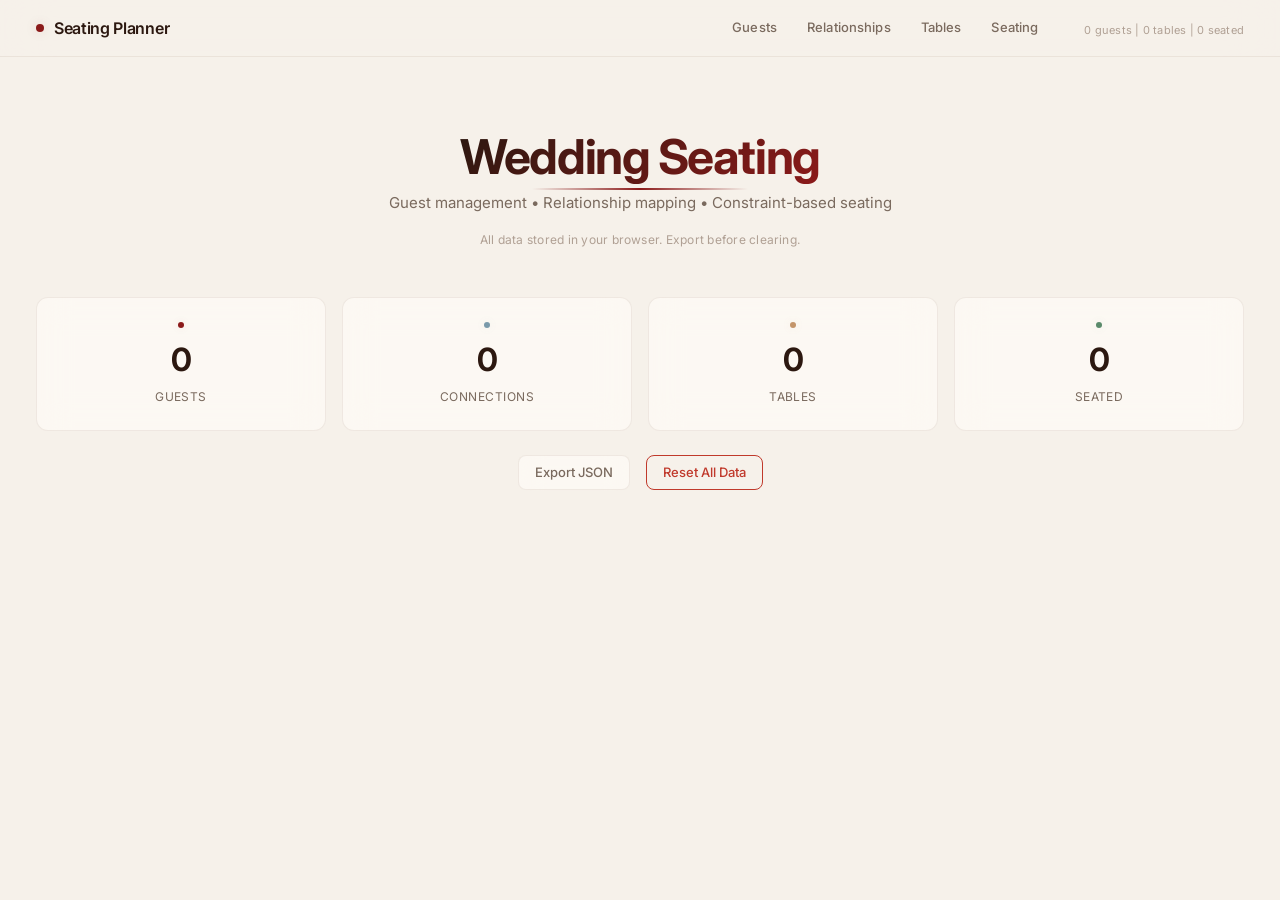
<file: index.html>
<!DOCTYPE html>
<html lang="en">
<head>
  <meta charset="UTF-8">
  <meta name="viewport" content="width=device-width, initial-scale=1.0">
  <title>Wedding Seating Planner</title>
  <link rel="preconnect" href="https://fonts.googleapis.com">
  <link href="https://fonts.googleapis.com/css2?family=Inter:wght@300;400;500;600;700;800&display=swap" rel="stylesheet">
  <link rel="stylesheet" href="css/style.css">
</head>
<body>
  <nav class="nav" role="navigation" aria-label="Main navigation">
    <div class="nav__inner">
      <a href="#" class="nav__brand" data-view="dashboard" aria-label="Dashboard">
        Seating Planner
      </a>
      <div class="nav__links">
        <a href="#" data-view="guests" class="nav__link">Guests</a>
        <a href="#" data-view="relations" class="nav__link">Relationships</a>
        <a href="#" data-view="tables" class="nav__link">Tables</a>
        <a href="#" data-view="seating" class="nav__link">Seating</a>
      </div>
      <div class="nav__meta">
        <span class="nav__stats" id="navStats"></span>
      </div>
    </div>
  </nav>

  <main class="main" role="main">
    <div id="loadingOverlay" class="loading-overlay" aria-hidden="true">
      <div class="loading-spinner" role="status"><span class="sr-only">Loading</span></div>
    </div>

    <!-- Dashboard -->
    <section id="view-dashboard" class="view" aria-label="Dashboard">
      <div class="dashboard">
        <div class="dashboard__hero">
          <h1 class="dashboard__title">Wedding Seating</h1>
          <p class="dashboard__subtitle">Guest management &bull; Relationship mapping &bull; Constraint-based seating</p>
          <p class="dashboard__tagline">All data stored in your browser. Export before clearing.</p>
        </div>
        <div class="dashboard__cards" id="dashboardCards">
          <div class="stat-card" data-action="guests">
            <div class="stat-card__indicator stat-card__indicator--guests"></div>
            <div class="stat-card__value" id="statGuests">0</div>
            <div class="stat-card__label">Guests</div>
          </div>
          <div class="stat-card" data-action="relations">
            <div class="stat-card__indicator stat-card__indicator--relations"></div>
            <div class="stat-card__value" id="statRelationships">0</div>
            <div class="stat-card__label">Connections</div>
          </div>
          <div class="stat-card" data-action="tables">
            <div class="stat-card__indicator stat-card__indicator--tables"></div>
            <div class="stat-card__value" id="statTables">0</div>
            <div class="stat-card__label">Tables</div>
          </div>
          <div class="stat-card" data-action="seating">
            <div class="stat-card__indicator stat-card__indicator--seated"></div>
            <div class="stat-card__value" id="statSeated">0</div>
            <div class="stat-card__label">Seated</div>
          </div>
        </div>
        <div class="dashboard__controls">
          <button class="btn btn--outline" id="btnExportJSON">Export JSON</button>
          <button class="btn btn--danger" id="btnResetData">Reset All Data</button>
        </div>
        <div class="dashboard__last-run" id="lastRunInfo"></div>
      </div>
    </section>

    <!-- Guests -->
    <section id="view-guests" class="view" aria-label="Guest management" hidden>
      <div class="guests">
        <div class="view-header">
          <h2 class="view-title">Guests</h2>
          <div class="view-actions">
            <button class="btn btn--outline" data-modal="importModal">Import CSV</button>
            <button class="btn btn--outline" data-modal="bulkModal">Bulk Add</button>
            <button class="btn btn--primary" data-modal="addGuestModal">Add Guest</button>
          </div>
        </div>
        <div class="guests__toolbar">
          <div class="search-input">
            <input type="text" id="guestSearch" class="search-input__field" placeholder="Search guests by name" aria-label="Search guests">
          </div>
          <div class="filter-group">
            <select id="filterSide" class="select" aria-label="Filter by side">
              <option value="">All sides</option>
              <option value="bride">Bride</option>
              <option value="groom">Groom</option>
              <option value="joint">Joint</option>
            </select>
            <select id="filterCategory" class="select" aria-label="Filter by category">
              <option value="">All categories</option>
              <option value="family">Family</option>
              <option value="friend">Friend</option>
              <option value="work_colleague">Work</option>
              <option value="other">Other</option>
            </select>
          </div>
        </div>
        <div class="guests__list" id="guestList" role="list" aria-label="Guest list"></div>
        <div class="empty-state" id="guestEmpty">
          <div class="empty-state__icon" data-modal="addGuestModal" role="button" tabindex="0">+</div>
          <div class="empty-state__text">No guests yet</div>
          <div class="empty-state__hint">Add guests via CSV import, bulk paste, or one-by-one</div>
        </div>
      </div>
    </section>

    <!-- Relationships -->
    <section id="view-relations" class="view" aria-label="Relationship mapping" hidden>
      <div class="relations">
        <div class="view-header">
          <h2 class="view-title">Relationships</h2>
          <button class="btn btn--primary" data-modal="addRelationModal">Add Connection</button>
        </div>
        <div class="relations__legend">
          <div class="relations__legend-item">Couple / Inseparable</div>
          <div class="relations__legend-item">Enemies / Avoid</div>
          <div class="relations__legend-item">Friendship</div>
        </div>
        <div class="relations__stats" id="relationStats"></div>
        <div class="guests__toolbar">
          <div class="search-input">
            <input type="text" id="relationSearch" class="search-input__field" placeholder="Search guests in connections" aria-label="Search relationships">
          </div>
        </div>
        <div class="relations__list" id="relationList" role="list"></div>
        <div class="empty-state" id="relationEmpty">
          <div class="empty-state__icon" data-modal="addRelationModal" role="button" tabindex="0">+</div>
          <div class="empty-state__text">No connections defined</div>
          <div class="empty-state__hint">Connect guests to guide the seating algorithm</div>
        </div>
        <div class="relations__matrix-section">
          <h3 class="section-title">Relationship Matrix</h3>
          <div class="relations__matrix-wrap">
            <div class="relations__matrix" id="relationMatrix"></div>
          </div>
        </div>
      </div>
    </section>

    <!-- Tables -->
    <section id="view-tables" class="view" aria-label="Table management" hidden>
      <div class="tables-view">
        <div class="view-header">
          <h2 class="view-title">Tables</h2>
          <div class="view-actions">
            <input type="number" id="autoTableCount" class="input input--sm" value="5" min="1" max="30" aria-label="Number of tables">
            <input type="number" id="autoTableCapacity" class="input input--sm" value="8" min="2" max="20" aria-label="Capacity per table">
            <button class="btn btn--outline" id="btnAutoTables">Auto-Create</button>
            <button class="btn btn--primary" data-modal="addTableModal">Add Table</button>
          </div>
        </div>
        <div class="tables__grid" id="tablesGrid" role="list"></div>
        <div class="empty-state" id="tableEmpty">
          <div class="empty-state__icon" data-modal="addTableModal" role="button" tabindex="0">+</div>
          <div class="empty-state__text">No tables defined</div>
          <div class="empty-state__hint">Define tables before generating seating</div>
        </div>
      </div>
    </section>

    <!-- Seating -->
    <section id="view-seating" class="view" aria-label="Seating chart" hidden>
      <div class="seating-view">
        <div class="view-header">
          <h2 class="view-title">Seating Chart</h2>
          <div class="view-actions">
            <button class="btn btn--primary" id="btnGenerate">Generate Seating</button>
            <button class="btn btn--outline" id="btnClearSeating">Clear</button>
            <button class="btn btn--outline" id="btnExportCSV">Export CSV</button>
          </div>
        </div>
        <div class="seating__results" id="seatingResults" hidden>
          <div class="seating__results-item">
            <div class="seating__score-label">Score</div>
            <div class="seating__score-value" id="algoScore">--</div>
          </div>
          <div class="seating__results-item">
            <div class="seating__score-label">Hard constraints</div>
            <div class="seating__score-value" id="algoHard">-- / --</div>
          </div>
          <div class="seating__results-item">
            <div class="seating__score-label">Duration</div>
            <div class="seating__score-value" id="algoDuration">--</div>
          </div>
        </div>
        <div class="seating__violations" id="seatingViolations" hidden>
          <h3 class="section-title section-title--warn">Constraint Violations</h3>
          <div id="violationsList"></div>
        </div>
        <div class="seating__canvas-wrap">
          <div class="seating__canvas" id="seatingCanvas"></div>
        </div>
      </div>
    </section>
  </main>

  <!-- Modals -->
  <dialog id="addGuestModal" class="modal" aria-label="Add guest">
    <form class="modal__form" id="addGuestForm">
      <div class="modal__header">
        <h3 class="modal__title">Add Guest</h3>
        <button type="button" class="modal__close" data-close aria-label="Close">x</button>
      </div>
      <div class="modal__body">
        <div class="form-field">
          <label for="guestName" class="form-label">Name</label>
          <input type="text" id="guestName" class="input" required aria-required="true" placeholder="Guest full name">
        </div>
        <div class="form-row">
          <div class="form-field">
            <label for="guestSide" class="form-label">Side</label>
            <select id="guestSide" class="select">
              <option value="joint">Joint</option>
              <option value="bride">Bride</option>
              <option value="groom">Groom</option>
            </select>
          </div>
          <div class="form-field">
            <label for="guestCategory" class="form-label">Category</label>
            <select id="guestCategory" class="select">
              <option value="family">Family</option>
              <option value="friend">Friend</option>
              <option value="work_colleague">Work</option>
              <option value="other">Other</option>
            </select>
          </div>
        </div>
        <div class="form-field">
          <label for="guestRole" class="form-label">Role <span class="text-xs" style="color:var(--text-muted);font-weight:400;text-transform:none">(optional)</span></label>
          <input type="text" id="guestRole" class="input" placeholder="e.g., Maid of Honor, Best Man">
        </div>
      </div>
      <div class="modal__footer">
        <button type="button" class="btn btn--outline" data-close>Cancel</button>
        <button type="submit" class="btn btn--primary">Add Guest</button>
      </div>
    </form>
  </dialog>

  <dialog id="bulkModal" class="modal modal--wide" aria-label="Bulk add guests">
    <form class="modal__form" id="bulkForm">
      <div class="modal__header">
        <h3 class="modal__title">Bulk Add Guests</h3>
        <button type="button" class="modal__close" data-close aria-label="Close">x</button>
      </div>
      <div class="modal__body">
        <div class="form-field">
          <label for="bulkNames" class="form-label">Names (one per line)</label>
          <textarea id="bulkNames" class="textarea" rows="10" placeholder="Alice Smith&#10;Bob Jones&#10;Carol Williams"></textarea>
        </div>
        <div class="form-row">
          <div class="form-field">
            <label for="bulkSide" class="form-label">Side</label>
            <select id="bulkSide" class="select">
              <option value="joint">Joint</option>
              <option value="bride">Bride</option>
              <option value="groom">Groom</option>
            </select>
          </div>
          <div class="form-field">
            <label for="bulkCategory" class="form-label">Category</label>
            <select id="bulkCategory" class="select">
              <option value="family">Family</option>
              <option value="friend">Friend</option>
              <option value="work_colleague">Work</option>
              <option value="other">Other</option>
            </select>
          </div>
        </div>
      </div>
      <div class="modal__footer">
        <button type="button" class="btn btn--outline" data-close>Cancel</button>
        <button type="submit" class="btn btn--primary">Add All</button>
      </div>
    </form>
  </dialog>

  <dialog id="importModal" class="modal modal--wide" aria-label="Import CSV">
    <form class="modal__form" id="csvForm">
      <div class="modal__header">
        <h3 class="modal__title">Import CSV</h3>
        <button type="button" class="modal__close" data-close aria-label="Close">x</button>
      </div>
      <div class="modal__body">
        <div class="form-field">
          <label for="csvText" class="form-label">CSV Data</label>
          <textarea id="csvText" class="textarea" rows="8" placeholder="Name,Side,Category,Role&#10;Alice Smith,bride,family,Maid of Honor&#10;Bob Jones,groom,friend,Best Man"></textarea>
        </div>
        <div class="form-hint">
          First row is auto-detected as header. Columns: Name, Side (bride/groom/joint), Category (family/friend/work/other), Role.
        </div>
      </div>
      <div class="modal__footer">
        <button type="button" class="btn btn--outline" data-close>Cancel</button>
        <button type="submit" class="btn btn--primary">Import</button>
      </div>
    </form>
  </dialog>

  <dialog id="editGuestModal" class="modal" aria-label="Edit guest">
    <form class="modal__form" id="editGuestForm">
      <div class="modal__header">
        <h3 class="modal__title">Edit Guest</h3>
        <button type="button" class="modal__close" data-close aria-label="Close">x</button>
      </div>
      <div class="modal__body">
        <input type="hidden" id="editGuestId">
        <div class="form-field">
          <label for="editGuestName" class="form-label">Name</label>
          <input type="text" id="editGuestName" class="input" required aria-required="true">
        </div>
        <div class="form-row">
          <div class="form-field">
            <label for="editGuestSide" class="form-label">Side</label>
            <select id="editGuestSide" class="select">
              <option value="joint">Joint</option>
              <option value="bride">Bride</option>
              <option value="groom">Groom</option>
            </select>
          </div>
          <div class="form-field">
            <label for="editGuestCategory" class="form-label">Category</label>
            <select id="editGuestCategory" class="select">
              <option value="family">Family</option>
              <option value="friend">Friend</option>
              <option value="work_colleague">Work</option>
              <option value="other">Other</option>
            </select>
          </div>
        </div>
        <div class="form-field">
          <label for="editGuestRole" class="form-label">Role</label>
          <input type="text" id="editGuestRole" class="input">
        </div>
      </div>
      <div class="modal__footer">
        <button type="button" class="btn btn--outline" data-close>Cancel</button>
        <button type="submit" class="btn btn--primary">Save</button>
      </div>
    </form>
  </dialog>

  <dialog id="addTableModal" class="modal" aria-label="Add table">
    <form class="modal__form" id="addTableForm">
      <div class="modal__header">
        <h3 class="modal__title">Add Table</h3>
        <button type="button" class="modal__close" data-close aria-label="Close">x</button>
      </div>
      <div class="modal__body">
        <div class="form-field">
          <label for="tableName" class="form-label">Name</label>
          <input type="text" id="tableName" class="input" placeholder="Table 1" required aria-required="true">
        </div>
        <div class="form-row">
          <div class="form-field">
            <label for="tableCapacity" class="form-label">Capacity</label>
            <input type="number" id="tableCapacity" class="input" value="8" min="2" max="20">
          </div>
          <div class="form-field">
            <label for="tableShape" class="form-label">Shape</label>
            <select id="tableShape" class="select">
              <option value="round">Round</option>
              <option value="rectangular">Rectangular</option>
            </select>
          </div>
        </div>
        <div class="form-field">
          <label for="tableLabel" class="form-label">Label <span class="text-xs" style="color:var(--text-muted);font-weight:400;text-transform:none">(optional)</span></label>
          <input type="text" id="tableLabel" class="input" placeholder="e.g., Head Table">
        </div>
      </div>
      <div class="modal__footer">
        <button type="button" class="btn btn--outline" data-close>Cancel</button>
        <button type="submit" class="btn btn--primary">Add Table</button>
      </div>
    </form>
  </dialog>

  <dialog id="editTableModal" class="modal" aria-label="Edit table">
    <form class="modal__form" id="editTableForm">
      <div class="modal__header">
        <h3 class="modal__title">Edit Table</h3>
        <button type="button" class="modal__close" data-close aria-label="Close">x</button>
      </div>
      <div class="modal__body">
        <input type="hidden" id="editTableId">
        <div class="form-field">
          <label for="editTableName" class="form-label">Name</label>
          <input type="text" id="editTableName" class="input" required>
        </div>
        <div class="form-row">
          <div class="form-field">
            <label for="editTableCapacity" class="form-label">Capacity</label>
            <input type="number" id="editTableCapacity" class="input" min="2" max="20">
          </div>
          <div class="form-field">
            <label for="editTableShape" class="form-label">Shape</label>
            <select id="editTableShape" class="select">
              <option value="round">Round</option>
              <option value="rectangular">Rectangular</option>
            </select>
          </div>
        </div>
        <div class="form-field">
          <label for="editTableLabel" class="form-label">Label</label>
          <input type="text" id="editTableLabel" class="input" placeholder="e.g., Head Table">
        </div>
      </div>
      <div class="modal__footer">
        <button type="button" class="btn btn--outline" data-close>Cancel</button>
        <button type="submit" class="btn btn--primary">Save</button>
      </div>
    </form>
  </dialog>

  <dialog id="addRelationModal" class="modal" aria-label="Add connection">
    <form class="modal__form" id="addRelationForm">
      <div class="modal__header">
        <h3 class="modal__title">Add Connection</h3>
        <button type="button" class="modal__close" data-close aria-label="Close">x</button>
      </div>
      <div class="modal__body">
        <div class="form-field">
          <label for="relGuestA" class="form-label">Guest A</label>
          <select id="relGuestA" class="select" required>
            <option value="">Select guest</option>
          </select>
        </div>
        <div class="form-field">
          <label for="relGuestB" class="form-label">Guest B</label>
          <select id="relGuestB" class="select" required>
            <option value="">Select guest</option>
          </select>
        </div>
        <div class="form-field">
          <label for="relType" class="form-label">Type</label>
          <select id="relType" class="select">
            <option value="friend">Friendship</option>
            <option value="couple">Couple / Inseparable</option>
            <option value="enemy">Enemies / Avoid</option>
          </select>
        </div>
        <div class="form-field" id="relWeightField">
          <label for="relWeight" class="form-label">Strength <span class="text-xs" style="color:var(--text-muted);font-weight:400;text-transform:none">(1-10)</span></label>
          <input type="range" id="relWeight" class="range" min="1" max="10" value="5">
          <span class="range-value" id="relWeightDisplay">5</span>
        </div>
      </div>
      <div class="modal__footer">
        <button type="button" class="btn btn--outline" data-close>Cancel</button>
        <button type="submit" class="btn btn--primary">Add Connection</button>
      </div>
    </form>
  </dialog>

  <div class="toast-container" id="toastContainer" role="status" aria-live="polite"></div>

  <script src="js/datastore.js"></script>
  <script src="js/algorithm.js"></script>
  <script src="js/app.js"></script>
</body>
</html>
</file>
<file: css/style.css>
/* ── Wedding Seating Planner — Glassmorphism 2026 ─────────────────────── *
 * Reset → Base → Components → Utilities → Animations                    */

@layer reset, base, components, utilities, animations;

/* ── Reset ── */
@layer reset {
  *, *::before, *::after { box-sizing: border-box; margin: 0; padding: 0; }
  html { -webkit-text-size-adjust: 100%; }
  body { min-height: 100vh; line-height: 1.5; -webkit-font-smoothing: antialiased; overflow-x: hidden; }
  img, svg, video { max-width: 100%; display: block; }
  input, button, textarea, select { font: inherit; color: inherit; }
  button { cursor: pointer; background: none; border: none; }
  a { color: inherit; text-decoration: none; }
  dialog { border: none; padding: 0; background: none; }
  dialog::backdrop { background: rgba(44, 24, 16, .6); backdrop-filter: blur(8px); }
  ul, ol { list-style: none; }
  .sr-only { position: absolute; width: 1px; height: 1px; overflow: hidden; clip: rect(0,0,0,0); white-space: nowrap; border: 0; }
}

/* ── Design tokens ── */
@layer base {
  :root {
    --bg: #f6f1ea;
    --glass: rgba(255, 252, 247, 0.65);
    --glass-hover: rgba(255, 252, 247, 0.8);
    --glass-active: rgba(255, 252, 247, 0.92);
    --glass-strong: rgba(255, 252, 247, 0.75);
    --border: rgba(200, 185, 170, 0.25);
    --border-light: rgba(200, 185, 170, 0.4);
    --border-accent: rgba(139, 26, 26, 0.2);
    --text: #2c1810;
    --text-dim: #7a6a5e;
    --text-muted: #b0a094;
    --accent: #8b1a1a;
    --accent-light: #a83232;
    --accent-soft: rgba(139, 26, 26, 0.07);
    --accent-glow: rgba(139, 26, 26, 0.1);
    --amber: #c4956a;
    --amber-soft: rgba(196, 149, 106, 0.12);
    --rose: #c0392b;
    --rose-soft: rgba(192, 57, 43, 0.08);
    --green: #5a8a6a;
    --green-soft: rgba(90, 138, 106, 0.1);
    --blue: #7a9aaa;
    --blue-soft: rgba(122, 154, 170, 0.1);
    --radius: 12px;
    --radius-sm: 8px;
    --radius-lg: 16px;
    --space-xs: 4px;
    --space-sm: 8px;
    --space: 16px;
    --space-lg: 24px;
    --space-xl: 32px;
    --space-2xl: 48px;
    --font: 'Inter', -apple-system, system-ui, sans-serif;
    --shadow: 0 4px 24px rgba(139, 26, 26, .06);
    --shadow-lg: 0 12px 48px rgba(139, 26, 26, .1);
    --transition: 180ms ease;
  }

  body {
    font-family: var(--font);
    background: var(--bg);
    color: var(--text);
    font-size: 14px;
  }

  ::selection { background: var(--accent); color: #faf6f0; }
  ::-webkit-scrollbar { width: 6px; height: 6px; }
  ::-webkit-scrollbar-track { background: transparent; }
  ::-webkit-scrollbar-thumb { background: var(--border); border-radius: 3px; }
  ::-webkit-scrollbar-thumb:hover { background: var(--border-light); }
}

/* ── Typography ── */
@layer base {
  h1, h2, h3, h4 { font-weight: 600; letter-spacing: -.025em; line-height: 1.15; }
  h1 { font-size: clamp(1.8rem, 4vw, 3rem); font-weight: 700; letter-spacing: -.03em; }
  h2 { font-size: clamp(1.25rem, 2.5vw, 1.75rem); }
  h3 { font-size: 1rem; }
  .text-sm { font-size: .8125rem; }
  .text-xs { font-size: .6875rem; }
}

/* ── Glass base mixin ── */
@layer base {
  .glass {
    background: var(--glass);
    backdrop-filter: blur(20px);
    -webkit-backdrop-filter: blur(20px);
    border: 1px solid var(--border);
  }
  .glass-hover:hover {
    background: var(--glass-hover);
    border-color: var(--border-light);
  }
}

/* ── Navigation ── */
@layer components {
  .nav {
    position: sticky; top: 0; z-index: 100;
    background: rgba(246, 241, 234, .75);
    backdrop-filter: blur(24px);
    border-bottom: 1px solid var(--border);
  }
  .nav__inner {
    display: flex; align-items: center; gap: var(--space);
    max-width: 1240px; margin: 0 auto;
    padding: 0 var(--space);
    height: 56px;
  }
  .nav__brand {
    display: flex; align-items: center; gap: 10px;
    font-weight: 600; font-size: 1rem; letter-spacing: -.02em;
    color: var(--text);
    flex-shrink: 0;
  }
  .nav__brand::before {
    content: '';
    display: inline-block;
    width: 8px; height: 8px;
    background: var(--accent);
    border-radius: 50%;
    box-shadow: 0 0 12px rgba(139, 26, 26, .15);
  }
  .nav__links { display: flex; gap: 2px; margin-left: auto; }
  .nav__link {
    position: relative;
    padding: 6px 14px; border-radius: var(--radius-sm);
    font-size: .8125rem; font-weight: 500; color: var(--text-dim);
    transition: var(--transition);
    letter-spacing: .01em;
  }
  .nav__link:hover { color: var(--text); background: var(--glass); }
  .nav__link[aria-current="page"] {
    color: var(--accent);
    background: var(--accent-soft);
  }
  .nav__link[aria-current="page"]::after {
    content: '';
    position: absolute; bottom: -1px; left: 14px; right: 14px;
    height: 2px; background: var(--accent); border-radius: 1px;
  }
  .nav__meta { margin-left: var(--space); }
  .nav__stats {
    font-size: .6875rem; color: var(--text-muted);
    white-space: nowrap; letter-spacing: .02em;
  }
}

/* ── Main layout ── */
@layer components {
  .main { max-width: 1240px; margin: 0 auto; padding: var(--space-lg) var(--space); }
  .view { display: block; }
  .view[hidden] { display: none !important; }
  .view-header {
    display: flex; align-items: center; justify-content: space-between;
    flex-wrap: wrap; gap: var(--space); margin-bottom: var(--space-xl);
  }
  .view-title { font-size: 1.25rem; font-weight: 600; color: var(--text); }
  .view-actions { display: flex; gap: var(--space-sm); align-items: center; flex-wrap: wrap; }
}

/* ── Buttons ── */
@layer components {
  .btn {
    display: inline-flex; align-items: center; gap: 6px;
    padding: 7px 16px; border-radius: var(--radius-sm);
    font-size: .8125rem; font-weight: 500;
    transition: var(--transition);
    border: 1px solid transparent;
    white-space: nowrap;
    cursor: pointer;
  }
  .btn--primary {
    background: var(--accent); color: #faf6f0;
    border-color: var(--accent);
    box-shadow: 0 4px 16px var(--accent-glow);
  }
  .btn--primary:hover { background: var(--accent-light); transform: translateY(-1px); }
  .btn--primary:active { transform: translateY(0); }
  .btn--outline {
    background: var(--glass);
    border-color: var(--border);
    color: var(--text-dim);
    backdrop-filter: blur(12px);
  }
  .btn--outline:hover { border-color: var(--border-light); color: var(--text); background: var(--glass-hover); }
  .btn--accent { border-color: var(--border); color: var(--accent); }
  .btn--accent:hover { background: var(--accent-soft); border-color: var(--border-accent); }
  .btn--danger { border-color: var(--rose); color: var(--rose); }
  .btn--danger:hover { background: var(--rose-soft); }
  .btn--sm { padding: 4px 10px; font-size: .6875rem; }
  .btn--icon { padding: 6px; min-width: 32px; justify-content: center; }
  .btn:disabled { opacity: .35; pointer-events: none; }
}

/* ── Inputs ── */
@layer components {
  .input, .select, .textarea {
    width: 100%; padding: 8px 12px;
    background: var(--bg);
    border: 1px solid var(--border);
    border-radius: var(--radius-sm);
    color: var(--text);
    transition: var(--transition);
    font-size: .8125rem;
  }
  .input:focus, .select:focus, .textarea:focus {
    outline: none;
    border-color: var(--accent);
    box-shadow: 0 0 0 1px var(--accent-glow);
  }
  .input::placeholder { color: var(--text-muted); }
  .input--sm { width: auto; max-width: 72px; }
  .select { cursor: pointer; appearance: auto; }
  .textarea { resize: vertical; min-height: 100px; }
  .search-input {
    position: relative; flex: 1; max-width: 300px;
  }
  .search-input__field {
    width: 100%; padding: 7px 12px 7px 34px;
    background: var(--glass);
    border: 1px solid var(--border);
    border-radius: var(--radius-sm);
    color: var(--text);
    transition: var(--transition);
    font-size: .8125rem;
    backdrop-filter: blur(8px);
  }
  .search-input__field::placeholder { color: var(--text-muted); }
  .search-input__field:focus {
    outline: none;
    border-color: var(--accent);
    box-shadow: 0 0 0 1px var(--accent-glow);
  }
  .filter-group { display: flex; gap: var(--space-sm); }
  .range { width: 100%; accent-color: var(--accent); }
  .range-value { font-size: .8125rem; color: var(--text-dim); font-weight: 500; }
}

/* ── Forms ── */
@layer components {
  .form-field { margin-bottom: var(--space); }
  .form-label {
    display: block; font-size: .75rem; font-weight: 500;
    color: var(--text-dim); margin-bottom: 4px; letter-spacing: .02em;
    text-transform: uppercase;
  }
  .form-row { display: grid; grid-template-columns: 1fr 1fr; gap: var(--space); }
  .form-hint { font-size: .6875rem; color: var(--text-muted); margin-top: var(--space-sm); line-height: 1.6; }
}

/* ── Modals ── */
@layer components {
  .modal {
    background: rgba(250, 246, 240, .95);
    backdrop-filter: blur(32px);
    border: 1px solid var(--border);
    border-radius: var(--radius-lg);
    box-shadow: var(--shadow-lg);
    color: var(--text);
    padding: 0;
    width: min(90vw, 460px);
    animation: modal-in 220ms ease;
  }
  .modal--wide { width: min(90vw, 560px); }
  .modal__header {
    display: flex; align-items: center; justify-content: space-between;
    padding: var(--space-lg); border-bottom: 1px solid var(--border);
  }
  .modal__title { font-size: 1rem; font-weight: 600; }
  .modal__close {
    width: 30px; height: 30px; display: flex; align-items: center; justify-content: center;
    border-radius: var(--radius-sm); color: var(--text-dim); font-size: .875rem;
    transition: var(--transition);
  }
  .modal__close:hover { background: var(--glass); color: var(--text); }
  .modal__body { padding: var(--space-lg); overflow-y: auto; max-height: 60vh; }
  .modal__footer {
    display: flex; justify-content: flex-end; gap: var(--space-sm);
    padding: var(--space); border-top: 1px solid var(--border);
  }
}

/* ── Dashboard ── */
@layer components {
  .dashboard { padding: var(--space-2xl) 0; }
  .dashboard__hero { text-align: center; margin-bottom: var(--space-2xl); }
  .dashboard__title {
    font-size: clamp(1.8rem, 4vw, 3rem);
    font-weight: 700;
    letter-spacing: -.03em;
    background: linear-gradient(135deg, var(--text), var(--accent));
    -webkit-background-clip: text;
    -webkit-text-fill-color: transparent;
    background-clip: text;
    position: relative;
    display: inline-block;
  }
  .dashboard__title::after {
    content: '';
    position: absolute; bottom: -6px; left: 20%; right: 20%;
    height: 2px;
    background: linear-gradient(90deg, transparent, var(--accent), transparent);
  }
  .dashboard__subtitle { color: var(--text-dim); font-size: .9375rem; margin-top: var(--space-sm); font-weight: 400; }
  .dashboard__cards {
    display: grid;
    grid-template-columns: repeat(auto-fit, minmax(180px, 1fr));
    gap: var(--space);
    margin-top: var(--space-xl);
  }
  .stat-card {
    background: var(--glass);
    backdrop-filter: blur(16px);
    border: 1px solid var(--border);
    border-radius: var(--radius);
    padding: var(--space-lg);
    text-align: center;
    cursor: pointer;
    transition: var(--transition);
  }
  .stat-card:hover {
    border-color: var(--border-accent);
    background: var(--accent-soft);
    transform: translateY(-2px);
    box-shadow: 0 8px 32px rgba(139, 26, 26, .06);
  }
  .stat-card__indicator {
    width: 6px; height: 6px; border-radius: 50%;
    margin: 0 auto var(--space-sm);
  }
  .stat-card__indicator--guests { background: var(--accent); box-shadow: 0 0 8px var(--accent-glow); }
  .stat-card__indicator--relations { background: var(--blue); box-shadow: 0 0 8px var(--blue-soft); }
  .stat-card__indicator--tables { background: var(--amber); box-shadow: 0 0 8px var(--amber-soft); }
  .stat-card__indicator--seated { background: var(--green); box-shadow: 0 0 8px var(--green-soft); }
  .stat-card__value {
    font-size: 2rem; font-weight: 700;
    letter-spacing: -.03em;
  }
  .stat-card__label { font-size: .75rem; color: var(--text-dim); margin-top: var(--space-xs); text-transform: uppercase; letter-spacing: .04em; }
  .stat-card__label--accent { color: var(--accent); }
}

/* ── Guest cards ── */
@layer components {
  .guests__toolbar {
    display: flex; gap: var(--space); align-items: center;
    flex-wrap: wrap; margin-bottom: var(--space);
  }
  .guests__list {
    display: grid;
    grid-template-columns: repeat(auto-fill, minmax(260px, 1fr));
    gap: var(--space);
  }
  .guest-card {
    background: var(--glass);
    backdrop-filter: blur(12px);
    border: 1px solid var(--border);
    border-radius: var(--radius); padding: var(--space);
    transition: var(--transition);
  }
  .guest-card:hover { border-color: var(--border-light); background: var(--glass-hover); }
  .guest-card__header {
    display: flex; align-items: flex-start; justify-content: space-between; gap: var(--space-sm);
  }
  .guest-card__name { font-weight: 500; font-size: .9375rem; }
  .guest-card__meta {
    display: flex; flex-wrap: wrap; gap: var(--space-xs); margin-top: var(--space-sm);
  }
  .guest-card__actions {
    display: flex; gap: 4px; flex-shrink: 0;
  }
}

/* ── Badges ── */
@layer components {
  .badge {
    display: inline-flex; align-items: center;
    padding: 2px 8px; border-radius: 100px;
    font-size: .625rem; font-weight: 600; text-transform: uppercase;
    letter-spacing: .04em;
    gap: 4px;
  }
  .badge::before {
    content: '';
    width: 4px; height: 4px; border-radius: 50%; flex-shrink: 0;
  }
  .badge--bride { background: var(--accent-soft); color: var(--accent); }
  .badge--bride::before { background: var(--accent); }
  .badge--groom { background: var(--amber-soft); color: var(--amber); }
  .badge--groom::before { background: var(--amber); }
  .badge--joint { background: var(--blue-soft); color: var(--blue); }
  .badge--joint::before { background: var(--blue); }
  .badge--family { background: var(--green-soft); color: var(--green); }
  .badge--family::before { background: var(--green); }
  .badge--friend { background: var(--amber-soft); color: var(--amber); }
  .badge--friend::before { background: var(--amber); }
  .badge--work_colleague { background: var(--blue-soft); color: var(--blue); }
  .badge--work_colleague::before { background: var(--blue); }
  .badge--other { background: rgba(122, 106, 94, .1); color: var(--text-dim); }
  .badge--other::before { background: var(--text-dim); }
  .badge--vip { background: var(--rose-soft); color: var(--rose); }
  .badge--vip::before { background: var(--rose); }
  .badge--couple { color: var(--accent); font-size: .75rem; letter-spacing: normal; }
  .badge--couple::before { background: var(--accent); }
  .badge--enemy { color: var(--rose); font-size: .75rem; letter-spacing: normal; }
  .badge--enemy::before { background: var(--rose); }
}

/* ── Empty state ── */
@layer components {
  .empty-state {
    text-align: center; padding: var(--space-2xl) 0;
    color: var(--text-muted);
  }
  .empty-state__icon {
    display: flex; align-items: center; justify-content: center;
    width: 48px; height: 48px; margin: 0 auto var(--space);
    border-radius: var(--radius);
    background: var(--glass);
    border: 1px solid var(--border);
    font-size: 1.2rem; font-weight: 300; color: var(--text-dim);
    cursor: pointer;
    transition: var(--transition);
  }
  .empty-state__icon:hover {
    border-color: var(--border-accent);
    background: var(--accent-soft);
    color: var(--accent);
  }
  .empty-state__icon:focus-visible {
    outline: 2px solid var(--accent);
    outline-offset: 2px;
  }
  .empty-state__text { font-size: 1rem; font-weight: 500; color: var(--text-dim); }
  .empty-state__hint { font-size: .8125rem; margin-top: var(--space-xs); }
}

/* ── Relationships ── */
@layer components {
  .relations__legend {
    display: flex; gap: var(--space-lg); margin-bottom: var(--space);
    padding: var(--space); border-radius: var(--radius);
    background: var(--glass); backdrop-filter: blur(12px);
    border: 1px solid var(--border);
    font-size: .8125rem; color: var(--text-dim);
  }
  .relations__legend-item { display: flex; align-items: center; gap: var(--space-sm); }
  .relations__legend-item::before {
    content: '';
    width: 6px; height: 6px; border-radius: 50%;
  }
  .relations__legend-item:nth-child(1)::before { background: var(--accent); }
  .relations__legend-item:nth-child(2)::before { background: var(--rose); }
  .relations__legend-item:nth-child(3)::before { background: var(--amber); }
  .relations__stats { font-size: .8125rem; color: var(--text-dim); margin-bottom: var(--space); }
  .relations__list {
    display: grid;
    grid-template-columns: repeat(auto-fill, minmax(260px, 1fr));
    gap: var(--space);
  }
  .relation-card {
    background: var(--glass);
    backdrop-filter: blur(12px);
    border: 1px solid var(--border);
    border-radius: var(--radius); padding: var(--space);
    transition: var(--transition);
  }
  .relation-card:hover { border-color: var(--border-light); }
  .relation-card__header {
    display: flex; align-items: center; justify-content: space-between;
    margin-bottom: var(--space-sm); gap: var(--space-sm);
  }
  .relation-card__guests { font-weight: 500; font-size: .875rem; }
  .relation-card__type { font-size: .6875rem; }
  .relation-card__weight { font-size: .6875rem; color: var(--text-muted); margin-top: var(--space-xs); }

  /* Matrix */
  .relations__matrix-section { margin-top: var(--space-xl); }
  .relations__matrix-wrap { overflow-x: auto; padding-bottom: var(--space); }
  .relations__matrix {
    display: inline-grid;
    gap: 2px;
    font-size: .625rem;
  }
  .matrix__cell {
    width: 26px; height: 26px;
    display: flex; align-items: center; justify-content: center;
    border-radius: 2px;
    font-size: .4375rem;
    transition: var(--transition);
  }
  .matrix__cell--header { background: transparent; font-weight: 500; color: var(--text-dim); font-size: .5rem; white-space: nowrap; overflow: hidden; text-overflow: ellipsis; }
  .matrix__cell--none { background: rgba(255,255,255,.02); }
  .matrix__cell--couple { background: var(--accent); color: #faf6f0; }
  .matrix__cell--enemy { background: var(--rose); color: #faf6f0; }
  .matrix__cell--friend-l1 { background: rgba(139, 26, 26, .12); }
  .matrix__cell--friend-l2 { background: rgba(139, 26, 26, .25); }
  .matrix__cell--friend-l3 { background: rgba(139, 26, 26, .4); }
  .matrix__cell--friend-l4 { background: rgba(139, 26, 26, .6); }
  .matrix__cell--friend-l5 { background: var(--accent); color: #faf6f0; }
}

/* ── Tables Grid ── */
@layer components {
  .tables__grid {
    display: grid;
    grid-template-columns: repeat(auto-fill, minmax(220px, 1fr));
    gap: var(--space);
  }
  .table-card {
    background: var(--glass);
    backdrop-filter: blur(12px);
    border: 1px solid var(--border);
    border-radius: var(--radius); padding: var(--space);
    transition: var(--transition);
  }
  .table-card:hover { border-color: var(--border-light); }
  .table-card__header {
    display: flex; align-items: center; justify-content: space-between; margin-bottom: var(--space-sm);
  }
  .table-card__name { font-weight: 500; }
  .table-card__info { font-size: .6875rem; color: var(--text-dim); }
  .table-card__capacity-bar {
    width: 100%; height: 4px; background: rgba(255,255,255,.06); border-radius: 2px; overflow: hidden;
    margin-top: var(--space-sm);
  }
  .table-card__capacity-fill {
    height: 100%; border-radius: 2px; transition: width 400ms ease;
  }
  .table-card__capacity-fill--low { background: var(--green); }
  .table-card__capacity-fill--mid { background: var(--amber); }
  .table-card__capacity-fill--high { background: var(--rose); }
  .table-card__actions { display: flex; gap: 4px; margin-top: var(--space-sm); justify-content: flex-end; }
}

/* ── Seating Canvas ── */
@layer components {
  .seating__canvas-wrap {
    margin-top: var(--space-lg);
  }
  .seating__canvas {
    display: grid;
    grid-template-columns: repeat(auto-fill, minmax(280px, 1fr));
    gap: var(--space-lg);
    padding: var(--space) 0;
  }
  .seating__results {
    display: flex; flex-wrap: wrap; gap: var(--space);
    padding: var(--space); border-radius: var(--radius);
    background: var(--glass); backdrop-filter: blur(12px);
    border: 1px solid var(--border);
    margin-bottom: var(--space);
  }
  .seating__results-item {}
  .seating__score-label { font-size: .6875rem; color: var(--text-dim); text-transform: uppercase; letter-spacing: .03em; }
  .seating__score-value { font-weight: 600; font-size: .875rem; }
  .seating__violations {
    padding: var(--space); border-radius: var(--radius);
    background: var(--rose-soft);
    border: 1px solid rgba(192, 57, 43, .2);
    margin-bottom: var(--space);
  }
  .seating__violations .section-title--warn { color: var(--rose); margin-bottom: var(--space-sm); }

  .canvas-table {
    background: var(--glass);
    backdrop-filter: blur(12px);
    border: 1px solid var(--border);
    border-radius: var(--radius-lg);
    padding: var(--space);
    transition: var(--transition);
  }
  .canvas-table--violation { border-color: rgba(192, 57, 43, .3); background: rgba(192, 57, 43, .05); }
  .canvas-table__header {
    display: flex; align-items: center; justify-content: space-between;
    margin-bottom: var(--space);
    padding-bottom: var(--space-sm);
    border-bottom: 1px solid var(--border);
  }
  .canvas-table__name { font-weight: 600; }
  .canvas-table__capacity { font-size: .6875rem; color: var(--text-dim); }
  .canvas-table__seats { display: flex; flex-wrap: wrap; gap: var(--space-sm); }
  .seat-chip {
    display: inline-flex; align-items: center;
    padding: 5px 10px; border-radius: 100px;
    background: rgba(255,255,255,.04);
    border: 1px solid var(--border);
    font-size: .75rem; font-weight: 500;
    transition: var(--transition);
    gap: 4px;
  }
  .seat-chip--bride { border-color: rgba(139, 26, 26, .2); background: rgba(139, 26, 26, .05); }
  .seat-chip--groom { border-color: rgba(196, 149, 106, .25); background: rgba(196, 149, 106, .06); }
  .seat-chip--vip { border-color: rgba(192, 57, 43, .25); background: rgba(192, 57, 43, .08); }
  .seat-chip__role { font-size: .5625rem; opacity: .6; }

  /* Generate seating button pulsing */
  #btnGenerate {
    position: relative;
  }
  #btnGenerate.has-guests::after {
    display: none;
  }
}

/* ── Toast ── */
@layer components {
  .toast-container {
    position: fixed; bottom: var(--space-lg); right: var(--space-lg);
    z-index: 1000; display: flex; flex-direction: column; gap: var(--space-sm);
    pointer-events: none;
  }
  .toast {
    pointer-events: auto;
    padding: 10px 18px; border-radius: var(--radius);
    font-size: .8125rem; font-weight: 500;
    backdrop-filter: blur(16px);
    box-shadow: var(--shadow-lg);
    animation: toast-in 250ms ease;
  }
  .toast--success { background: var(--green); color: #faf6f0; }
  .toast--error { background: var(--rose); color: #faf6f0; }
  .toast--info { background: var(--accent); color: #faf6f0; }
  .toast--remove { animation: toast-out 200ms ease forwards; }
}

/* ── Loading ── */
@layer components {
  .loading-overlay {
    display: none;
    position: fixed; inset: 0; z-index: 999;
    background: rgba(246, 241, 234, .5);
    backdrop-filter: blur(4px);
    align-items: center; justify-content: center;
  }
  .loading-overlay--active { display: flex; }
  .loading-spinner {
    width: 28px; height: 28px;
    border: 2px solid var(--border);
    border-top-color: var(--accent);
    border-radius: 50%;
    animation: spin 600ms linear infinite;
  }
}

/* ── Section title ── */
@layer components {
  .section-title {
    font-size: .875rem; font-weight: 600; margin-bottom: var(--space);
    color: var(--text-dim);
  }
  .section-title--warn { color: var(--rose); }
}

/* ── Dashboard extras ── */
@layer components {
  .dashboard__tagline {
    color: var(--text-muted);
    font-size: .75rem;
    margin-top: var(--space);
    letter-spacing: .02em;
  }

  .dashboard__actions {
    display: flex; gap: var(--space); justify-content: center;
    margin-top: var(--space-lg);
    flex-wrap: wrap;
  }
  .dashboard__controls {
    display: flex; gap: var(--space); justify-content: center;
    margin-top: var(--space-lg);
    flex-wrap: wrap;
  }
}

/* ── Animations ── */
@layer animations {
  @keyframes modal-in {
    from { opacity: 0; transform: scale(.96) translateY(6px); }
    to { opacity: 1; transform: scale(1) translateY(0); }
  }
  @keyframes toast-in {
    from { opacity: 0; transform: translateX(100%); }
    to { opacity: 1; transform: translateX(0); }
  }
  @keyframes toast-out {
    from { opacity: 1; transform: translateX(0); }
    to { opacity: 0; transform: translateX(100%); }
  }
  @keyframes spin {
    to { transform: rotate(360deg); }
  }
  @keyframes pulse-ring {
    0% { opacity: 0; transform: scale(1); }
    50% { opacity: .5; }
    100% { opacity: 0; transform: scale(1.04); }
  }

  @media (prefers-reduced-motion: reduce) {
    *, *::before, *::after { animation-duration: 0.01ms !important; animation-iteration-count: 1 !important; transition-duration: 0.01ms !important; }
  }
}

/* ── Responsive ── */
@container (max-width: 640px) {
  .form-row { grid-template-columns: 1fr; }
  .view-header { flex-direction: column; align-items: flex-start; }
  .guests__toolbar { flex-direction: column; align-items: stretch; }
  .search-input { max-width: 100%; }
  .dashboard__cards { grid-template-columns: 1fr 1fr; }
  .relations__legend { flex-wrap: wrap; }
  .nav__links { display: none; }
}
</file>
